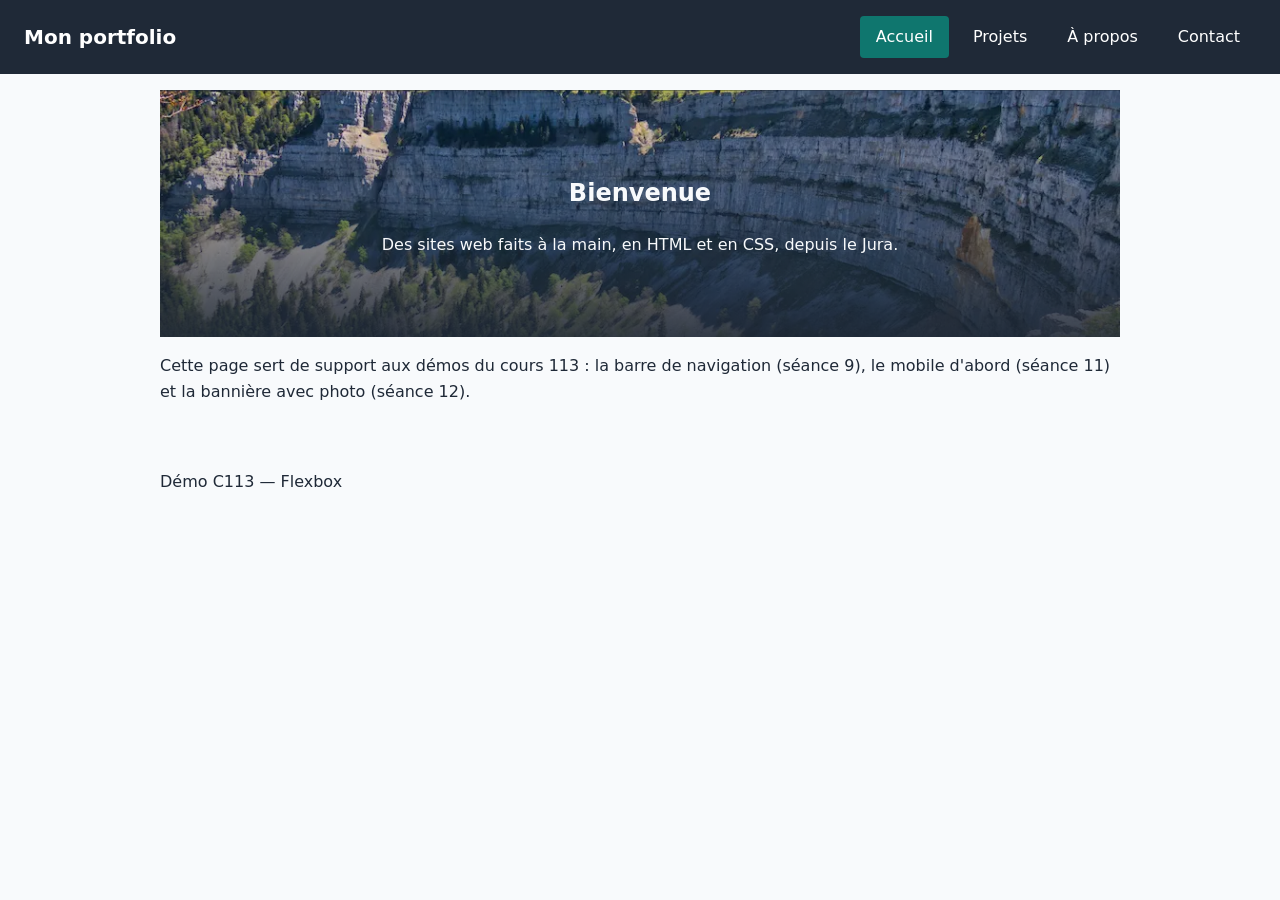
<file: index.html>
<!DOCTYPE html>
<html lang="fr">
<head>
    <meta charset="utf-8">
    <!-- Sans cette ligne, un téléphone dézoome la page et le responsive ne fonctionne pas -->
    <meta name="viewport" content="width=device-width, initial-scale=1">
    <title>Accueil — Mon portfolio</title>
    <link rel="stylesheet" href="style.css">
</head>
<body>

<header class="header">
    <!-- Le nom du site est un lien stylé, pas un h1 : le h1 de la page est dans main -->
    <a class="logo" href="index.html">Mon portfolio</a>
    <!-- Le même menu sur chaque page : copie ce bloc complet dans chaque fichier -->
    <nav>
        <!-- La liste est le conteneur flex, ses enfants directs (les li) se rangent côte à côte -->
        <ul class="menu">
            <!-- aria-current="page" : ce lien mène à la page affichée, un lecteur d'écran l'annonce.
                 L'attribut change de lien à chaque page : déplace-le quand tu copies le menu -->
            <li><a href="index.html" aria-current="page">Accueil</a></li>
            <li><a href="projets.html">Projets</a></li>
            <li><a href="a-propos.html">À propos</a></li>
            <li><a href="contact.html">Contact</a></li>
        </ul>
    </nav>
</header>

<!-- Le contenu propre à cette page, avec un seul h1 -->
<main>
    <!-- La bannière d'accueil : la photo est un fond CSS (décor), pas une <img> (contenu).
         Un décor n'a pas de alt : un lecteur d'écran n'a rien à en dire -->
    <section class="banniere">
        <h1>Bienvenue</h1>
        <p>Des sites web faits à la main, en HTML et en CSS, depuis le Jura.</p>
    </section>

    <p>Cette page sert de support aux démos du cours 113 : la barre de navigation (séance 9), le mobile d'abord (séance 11) et la bannière avec photo (séance 12).</p>
</main>

<footer>
    <p>Démo C113 — Flexbox</p>
</footer>

</body>
</html>
</file>
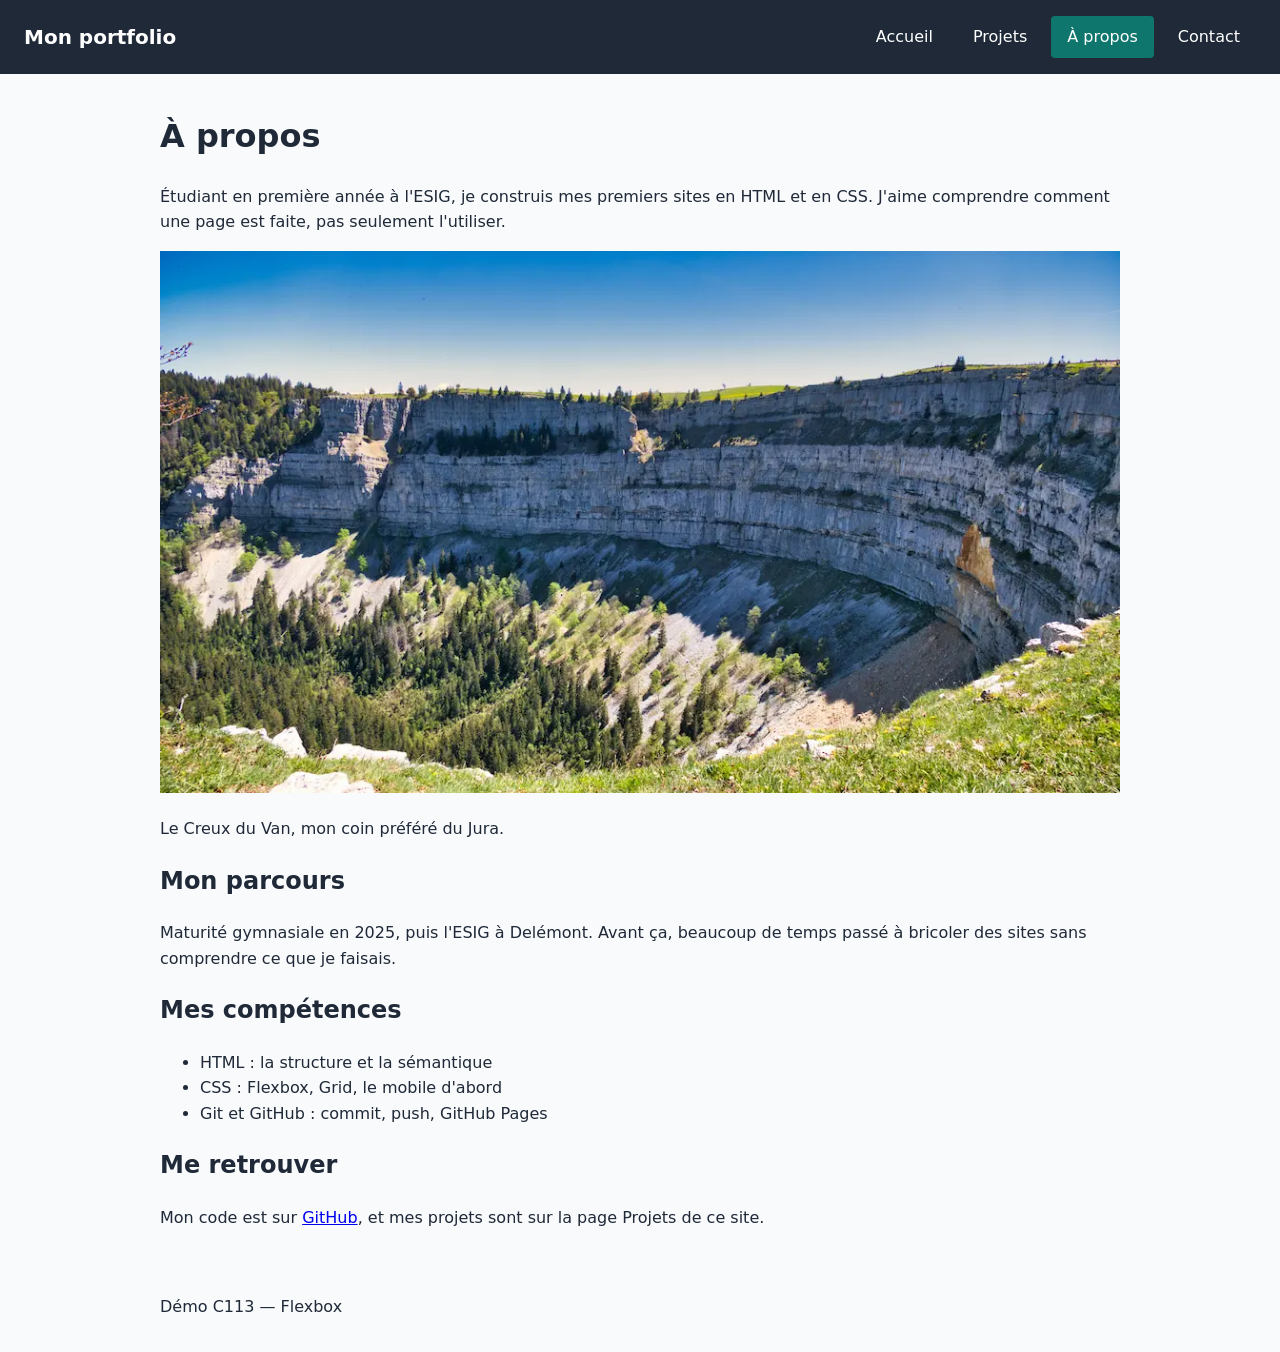
<file: a-propos.html>
<!DOCTYPE html>
<!-- Faute 1 : lang manquait. WAVE le signale en erreur, le validateur en avertissement -->
<html lang="fr">
<head>
    <meta charset="utf-8">
    <!-- Faute 2 : le viewport manquait. Sans lui, un téléphone dézoome la page -->
    <meta name="viewport" content="width=device-width, initial-scale=1">
    <title>À propos — Mon portfolio</title>
    <link rel="stylesheet" href="style.css">
</head>
<body>

<header class="header">
    <!-- Le nom du site est un lien stylé, pas un h1 : le h1 de la page est dans main -->
    <a class="logo" href="index.html">Mon portfolio</a>
    <!-- Le même menu sur chaque page : copie ce bloc complet dans chaque fichier -->
    <nav>
        <!-- La liste est le conteneur flex, ses enfants directs (les li) se rangent côte à côte -->
        <ul class="menu">
            <li><a href="index.html">Accueil</a></li>
            <li><a href="projets.html">Projets</a></li>
            <!-- aria-current="page" : ce lien mène à la page affichée, un lecteur d'écran l'annonce.
                 L'attribut change de lien à chaque page : déplace-le quand tu copies le menu -->
            <li><a href="a-propos.html" aria-current="page">À propos</a></li>
            <li><a href="contact.html">Contact</a></li>
        </ul>
    </nav>
</header>

<!-- Le contenu propre à cette page, avec un seul h1 -->
<main>
    <h1>À propos</h1>
    <p>Étudiant en première année à l'ESIG, je construis mes premiers sites en HTML et en CSS. J'aime comprendre comment une page est faite, pas seulement l'utiliser.</p>

    <!-- Faute 3 : alt manquait. Faute 4 : le JPG brut de 3,9 Mo est remplacé par le WebP de 217 Ko -->
    <img class="photo" src="img/creux-du-van.webp" alt="Le cirque rocheux du Creux du Van sous un ciel bleu">
    <!-- Faute 9 : la légende était en gris clair, 2,4:1 ; voir .legende dans style.css -->
    <p class="legende">Le Creux du Van, mon coin préféré du Jura.</p>

    <!-- Faute 5 : h3 juste après le h1, un niveau sauté. Les titres descendent un niveau à la fois -->
    <h2>Mon parcours</h2>
    <p>Maturité gymnasiale en 2025, puis l'ESIG à Delémont. Avant ça, beaucoup de temps passé à bricoler des sites sans comprendre ce que je faisais.</p>

    <!-- Faute 6 : le h2 était dans un p. Un paragraphe ne contient que du texte et des balises de texte -->
    <h2>Mes compétences</h2>
    <ul>
        <li>HTML : la structure et la sémantique</li>
        <li>CSS : Flexbox, Grid, le mobile d'abord</li>
        <!-- Faute 7 : le li manquait, le texte était posé directement dans le ul -->
        <li>Git et GitHub : commit, push, GitHub Pages</li>
    </ul>

    <h2>Me retrouver</h2>
    <!-- Faute 8 : le lien n'était jamais fermé. Une balise ouverte le reste jusqu'à son </a> -->
    <p>Mon code est sur <a href="https://github.com/fallinov">GitHub</a>, et mes projets sont sur la page Projets de ce site.</p>
</main>

<footer>
    <p>Démo C113 — Flexbox</p>
</footer>

</body>
</html>
</file>
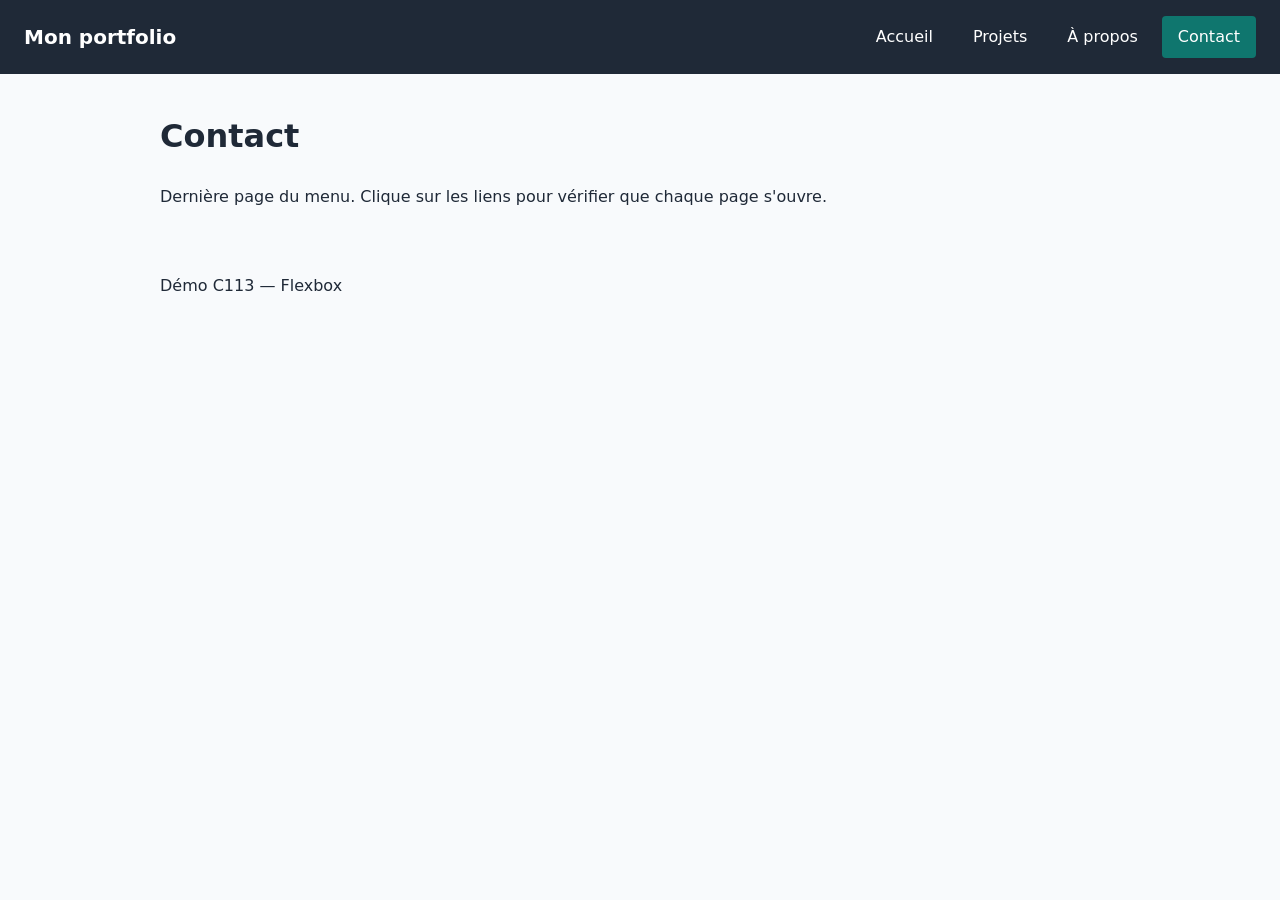
<file: contact.html>
<!DOCTYPE html>
<html lang="fr">
<head>
    <meta charset="utf-8">
    <!-- Sans cette ligne, un téléphone dézoome la page et le responsive ne fonctionne pas -->
    <meta name="viewport" content="width=device-width, initial-scale=1">
    <title>Contact — Mon portfolio</title>
    <link rel="stylesheet" href="style.css">
</head>
<body>

<header class="header">
    <!-- Le nom du site est un lien stylé, pas un h1 : le h1 de la page est dans main -->
    <a class="logo" href="index.html">Mon portfolio</a>
    <!-- Le même menu sur chaque page : copie ce bloc complet dans chaque fichier -->
    <nav>
        <!-- La liste est le conteneur flex, ses enfants directs (les li) se rangent côte à côte -->
        <ul class="menu">
            <li><a href="index.html">Accueil</a></li>
            <li><a href="projets.html">Projets</a></li>
            <li><a href="a-propos.html">À propos</a></li>
            <!-- aria-current="page" : ce lien mène à la page affichée, un lecteur d'écran l'annonce.
                 L'attribut change de lien à chaque page : déplace-le quand tu copies le menu -->
            <li><a href="contact.html" aria-current="page">Contact</a></li>
        </ul>
    </nav>
</header>

<!-- Le contenu propre à cette page, avec un seul h1 -->
<main>
    <h1>Contact</h1>
    <p>Dernière page du menu. Clique sur les liens pour vérifier que chaque page s'ouvre.</p>
</main>

<footer>
    <p>Démo C113 — Flexbox</p>
</footer>

</body>
</html>
</file>
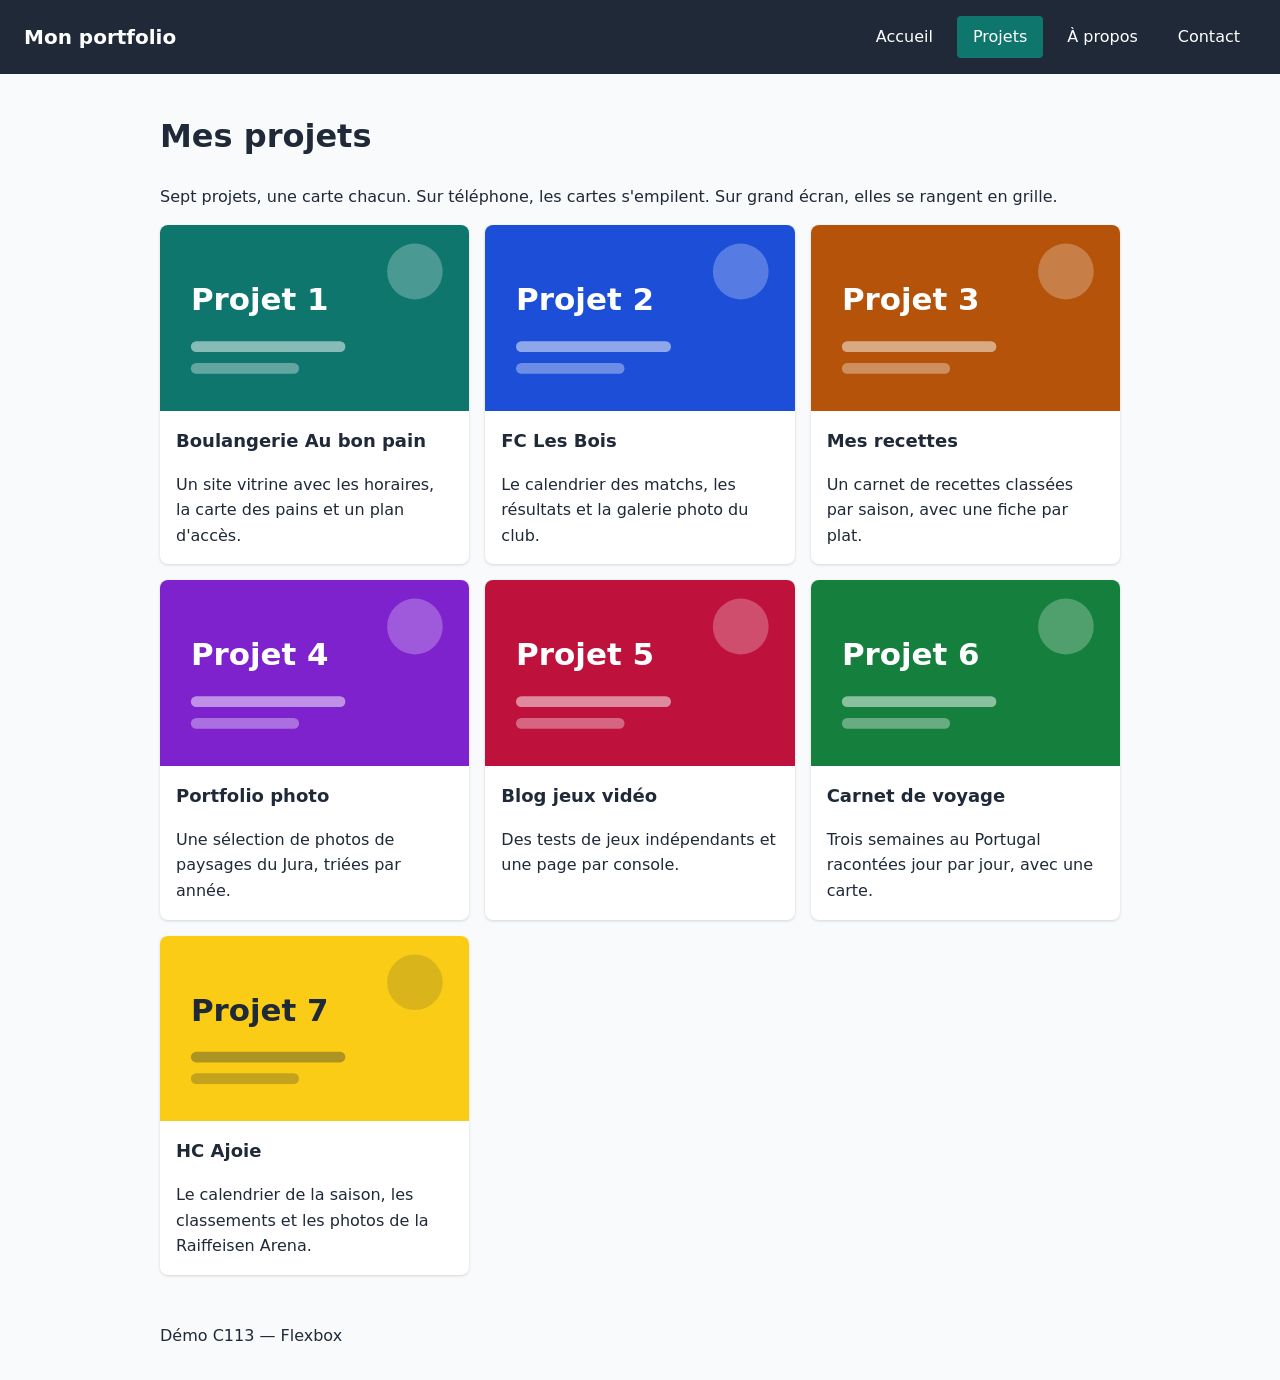
<file: projets.html>
<!DOCTYPE html>
<html lang="fr">
<head>
    <meta charset="utf-8">
    <!-- Sans cette ligne, un téléphone dézoome la page et le responsive ne fonctionne pas -->
    <meta name="viewport" content="width=device-width, initial-scale=1">
    <title>Projets — Mon portfolio</title>
    <link rel="stylesheet" href="style.css">
</head>
<body>

<header class="header">
    <!-- Le nom du site est un lien stylé, pas un h1 : le h1 de la page est dans main -->
    <a class="logo" href="index.html">Mon portfolio</a>
    <!-- Le même menu sur chaque page : copie ce bloc complet dans chaque fichier -->
    <nav>
        <!-- La liste est le conteneur flex, ses enfants directs (les li) se rangent côte à côte -->
        <ul class="menu">
            <li><a href="index.html">Accueil</a></li>
            <!-- aria-current="page" : ce lien mène à la page affichée, un lecteur d'écran l'annonce.
                 L'attribut change de lien à chaque page : déplace-le quand tu copies le menu -->
            <li><a href="projets.html" aria-current="page">Projets</a></li>
            <li><a href="a-propos.html">À propos</a></li>
            <li><a href="contact.html">Contact</a></li>
        </ul>
    </nav>
</header>

<!-- Le contenu propre à cette page, avec un seul h1 -->
<main>
    <h1>Mes projets</h1>
    <p>Sept projets, une carte chacun. Sur téléphone, les cartes s'empilent. Sur grand écran, elles se rangent en grille.</p>

    <!-- La section est le conteneur de la grille : ses enfants directs (les article) deviennent les cases -->
    <section class="galerie">
        <article class="carte">
            <!-- La vignette montre le nom du projet : le alt dit ce qu'on voit -->
            <img src="images/projet-1.svg" alt="Vignette verte du projet 1">
            <h2>Boulangerie Au bon pain</h2>
            <p>Un site vitrine avec les horaires, la carte des pains et un plan d'accès.</p>
        </article>
        <article class="carte">
            <img src="images/projet-2.svg" alt="Vignette bleue du projet 2">
            <h2>FC Les Bois</h2>
            <p>Le calendrier des matchs, les résultats et la galerie photo du club.</p>
        </article>
        <article class="carte">
            <img src="images/projet-3.svg" alt="Vignette orange du projet 3">
            <h2>Mes recettes</h2>
            <p>Un carnet de recettes classées par saison, avec une fiche par plat.</p>
        </article>
        <article class="carte">
            <img src="images/projet-4.svg" alt="Vignette violette du projet 4">
            <h2>Portfolio photo</h2>
            <p>Une sélection de photos de paysages du Jura, triées par année.</p>
        </article>
        <article class="carte">
            <img src="images/projet-5.svg" alt="Vignette rouge du projet 5">
            <h2>Blog jeux vidéo</h2>
            <p>Des tests de jeux indépendants et une page par console.</p>
        </article>
        <article class="carte">
            <img src="images/projet-6.svg" alt="Vignette verte du projet 6">
            <h2>Carnet de voyage</h2>
            <p>Trois semaines au Portugal racontées jour par jour, avec une carte.</p>
        </article>
        <article class="carte">
            <img src="images/projet-7.svg" alt="Vignette jaune du projet 7">
            <h2>HC Ajoie</h2>
            <p>Le calendrier de la saison, les classements et les photos de la Raiffeisen Arena.</p>
        </article>
    </section>
</main>

<footer>
    <p>Démo C113 — Flexbox</p>
</footer>

</body>
</html>
</file>
<file: style.css>
/* ==========================================================================
   1. La palette et la base de la page
   ========================================================================== */

/* La palette en variables : une seule ligne à changer pour tout le site */
:root {
    --color-bg: #f8fafc; /* fond de la page */
    --color-text: #1f2937; /* couleur du texte */
    --color-dark: #1f2937; /* fond du header */
    --color-primary: #0f766e; /* couleur d'accent des liens du menu */
}

body {
    margin: 0; /* retire la marge du navigateur : le header touche les bords */
    font-family: system-ui, sans-serif; /* la police de l'appareil, aucun fichier à charger */
    line-height: 1.6; /* sans unité : 1.6 fois la taille du texte */
    color: var(--color-text);
    background-color: var(--color-bg);
}

img {
    max-width: 100%;
    height: auto;
}

/*
   Les unités rem et em : deux tailles relatives au texte, à la place des px.

   - rem (« root em ») se base sur la taille du texte de la racine, <html>.
     Elle vaut 16 px si le visiteur garde le réglage par défaut de son navigateur.
     1rem = 16 px, 1.5rem = 24 px, 0.5rem = 8 px : la même valeur partout dans la page.

   - em se base sur la taille du texte de l'élément lui-même : dans un élément en
     font-size: 20px, 1em = 20 px. Pour font-size, c'est la taille du parent qui compte.
     La valeur change donc d'un élément à l'autre.

   Ce fichier utilise rem : le calcul reste simple, et si le visiteur augmente la taille
   du texte dans son navigateur, les espacements suivent.
*/

/* ==========================================================================
   2. La mise en page : le contenu centré
   ========================================================================== */

/* Le contenu a une largeur maximale et reste centré dans la fenêtre */
main,
footer {
    max-width: 60rem; /* 60 × 16 px = 960 px, un plafond : le bloc rétrécit encore sur un petit écran */
    margin: 0 auto; /* rien en haut et en bas, la place restante partagée à gauche et à droite */
    padding: 1rem 1.5rem; /* 16 px en haut et en bas, 24 px à gauche et à droite */
}

/* ==========================================================================
   3. La navigation : le header, le logo et le menu
   ========================================================================== */

/* Une liste de navigation n'a pas besoin de puces ni du retrait par défaut */
.menu {
    list-style: none; /* retire les puces */
    margin: 0; /* retire la marge par défaut du ul */
    padding: 0; /* retire le retrait à gauche, qui est un padding */
    display: flex; /* les <li> enfants sont rangés par Flexbox */
    flex-direction: column; /* mobile d'abord : un lien par ligne, sur toute la largeur */
    gap: 0.25rem; /* espace entre les éléments, jamais avant le premier ni après le dernier */
}

/* Mobile d'abord : le logo, puis le menu en dessous */
.header {
    display: flex; /* le logo et le menu sont rangés par Flexbox */
    flex-direction: column; /* le menu passe sous le logo */
    gap: 0.5rem;
    padding: 1rem 1.5rem; /* 16 px en haut et en bas, 24 px à gauche et à droite */
    background-color: var(--color-dark);
}

.logo {
    font-size: 1.25rem; /* 1.25 × 16 px = 20 px */
    font-weight: bold;
    color: white;
    text-decoration: none; /* retire le soulignement du lien */
}

/* Le lien occupe toute la case : la zone cliquable est plus grande */
.menu a {
    display: block; /* le lien remplit son <li> : le padding agrandit la zone cliquable */
    padding: 0.5rem 1rem; /* 8 px en haut et en bas, 16 px à gauche et à droite */
    border-radius: 0.25rem; /* coins légèrement arrondis : 4 px */
    color: white; /* remplace le bleu par défaut des liens */
    text-decoration: none;
    transition: background-color 0.2s; /* le fond change en douceur au survol */
}

/* :hover = la souris sur le lien, :focus = le lien atteint au clavier avec Tab.
   La page en cours : le style suit l'attribut, pas besoin de classe en plus */
.menu a:hover,
.menu a:focus,
.menu a[aria-current="page"] {
    background-color: var(--color-primary);
}

/* ==========================================================================
   4. Les cartes : une carte de projet
   ========================================================================== */

/* Une carte : fond blanc, coins arrondis, et l'image colle aux bords du haut */
.carte {
    background-color: white;
    border-radius: 0.5rem; /* 8 px */
    overflow: hidden; /* l'image suit les coins arrondis de la carte */
    box-shadow: 0 1px 3px rgba(0, 0, 0, 0.15); /* légère ombre : la carte se détache du fond */
}

.carte img {
    display: block; /* une image est inline par défaut : block retire l'espace sous l'image */
    width: 100%; /* l'image prend toute la largeur de la carte, quelle que soit sa taille */
    height: auto; /* la hauteur suit, les proportions sont gardées */
}

/* Le texte de la carte a son propre espacement, l'image n'en a pas */
.carte h2,
.carte p {
    margin: 0;
    padding: 0.5rem 1rem;
}

.carte h2 {
    padding-top: 1rem;
    font-size: 1.125rem; /* 18 px */
}

.carte p {
    padding-bottom: 1rem;
}

/* ==========================================================================
   5. La galerie : la grille de cartes
   ========================================================================== */

/* Étape 1 : la section devient une grille. Sans colonnes définies, il n'y en a qu'une :
   rien ne change à l'écran, sauf le gap qui espace les cartes */
.galerie {
    display: grid;
    gap: 1rem; /* espace entre les cases, en largeur et en hauteur */
}

/* ==========================================================================
   6. La bannière
   ========================================================================== */
.banniere {
    padding: 4rem 1.5rem;
    background-color: rgba(31, 41, 55, .9);
    background-image: linear-gradient(rgba(31, 41, 55, 0),
                      rgba(31, 41, 55, .9)),
                      url("img/creux-du-van.webp");
    background-size: cover;
    background-position: center;
    color: var(--color-bg);
    text-align: center;
}

/*.banniere * {*/
/*    background-color: rgba(0, 0, 0, .6);*/
/*}*/


/* Étape 2 : mobile d'abord. Sans media query, une colonne : c'est la règle du téléphone.
   1fr = une fraction de la place libre, repeat(2, 1fr) vaut 1fr 1fr.
   Règles gardées en commentaire, remplacées par l'étape 3 :

@media (min-width: 768px) {
    .galerie {
        grid-template-columns: repeat(2, 1fr);
    }
}

@media (min-width: 1024px) {
    .galerie {
        grid-template-columns: repeat(3, 1fr);
    }
}
*/

/* Étape 3 : le raccourci. Le navigateur choisit le nombre de colonnes, sans media query.
   repeat(auto-fill, …) : autant de colonnes que la place le permet.
   minmax(250px, 1fr) : chaque colonne fait au moins 250 px, et se partage le reste.
   Fenêtre de 375 px : une colonne. 600 px : deux. 960 px : trois. */
.galerie {
    grid-template-columns: repeat(auto-fill, minmax(250px, 1fr));
}

/* ==========================================================================
   6. Grand écran : les media queries
   ========================================================================== */

/* Dès 768 px de large, il y a la place : on repasse en ligne */
@media (min-width: 768px) {
    .header {
        flex-direction: row;
        justify-content: space-between; /* axe principal (horizontal) */
        align-items: center; /* axe secondaire (vertical) */
    }

    .menu {
        flex-direction: row; /* les liens côte à côte */
        gap: 0.5rem;
    }
}
</file>
